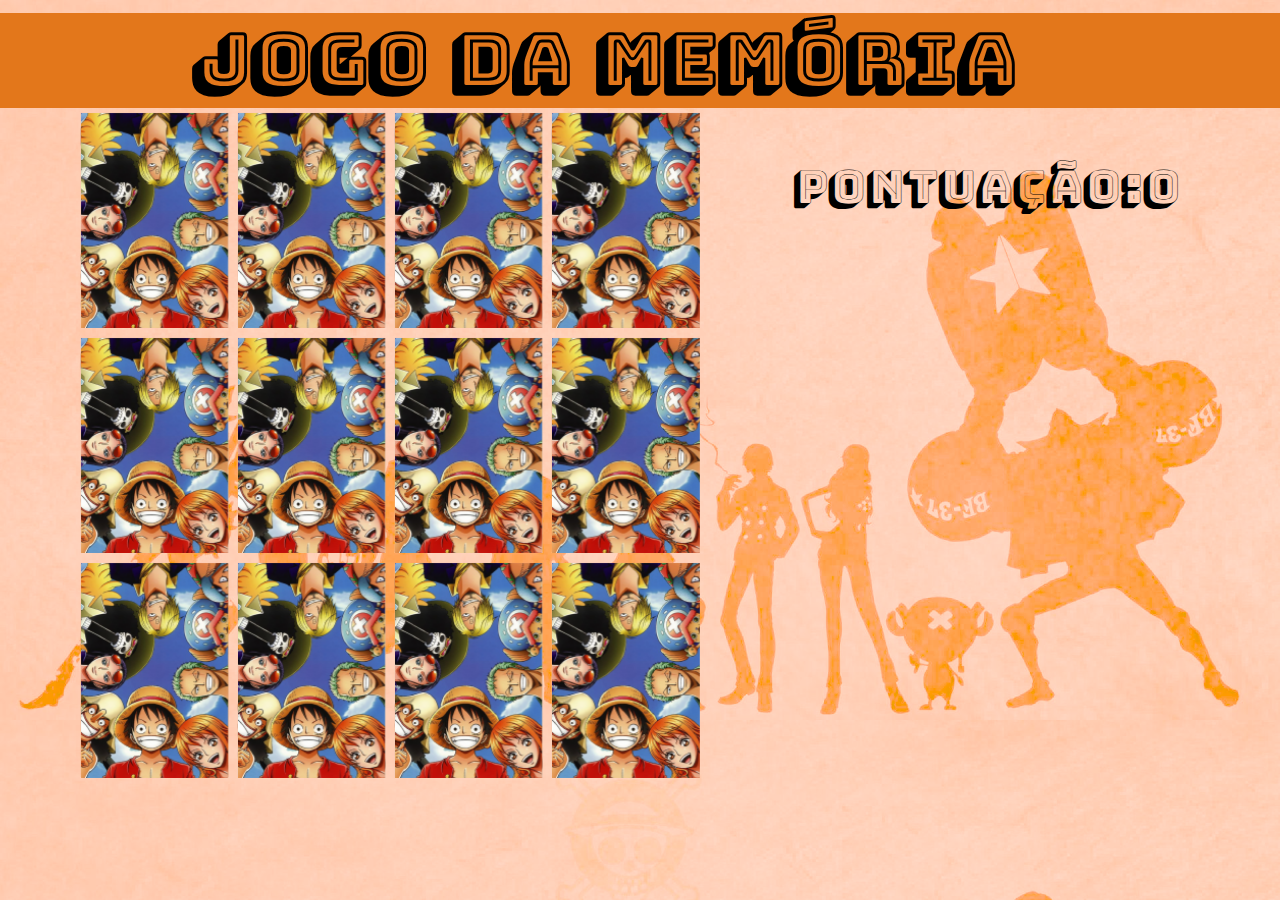
<file: ProjetoJogoMemoriaMain/onepiece/index.html>
<!DOCTYPE html>
<html lang="pt-br">
<head>
    <meta charset="UTF-8">
    <meta http-equiv="X-UA-Compatible" content="IE=edge">
    <meta name="viewport" content="width=device-width, initial-scale=1.0">
    <link rel="stylesheet" href="https://fonts.googleapis.com/css2?family=Bungee+Shade&display=swap" >
    <link rel="stylesheet" href="estilo.css">
    <link rel="preconnect" href="https://fonts.gstatic.com">
    <title>Jogo da Memória</title>
</head>
<body>
    <div class="grid-container">
        <div class="item1">
                <h1>Jogo da Memória</h1>
        </div>
        <div class="item2">
            <div id="tabuleiro"></div>
        </div>
        <div class="item4">
            Pontuação: <span id="contaPonto">0</span>
        </div>
        <div class="item3">
            
        </div>
    </div>

    <script src="game.js"></script>
</div>
</body>
</html>
</file>
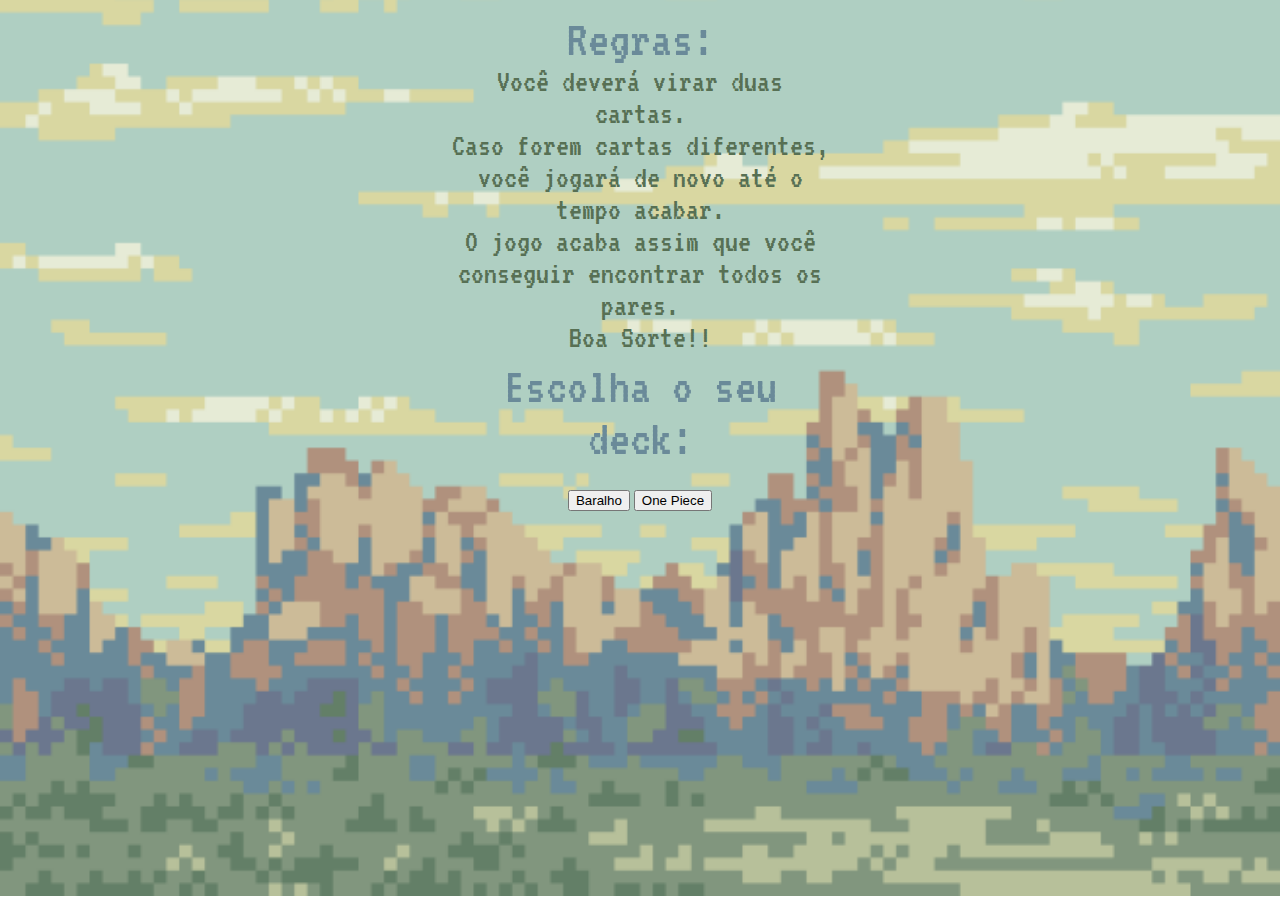
<file: ProjetoMemoriaTeste/index/index.html>
<!DOCTYPE html>
<html lang="pt-br">
<head>
    <meta charset="UTF-8">
    <meta http-equiv="X-UA-Compatible" content="IE=edge">
    <link rel="stylesheet" href="style-index.css">
    <link rel="stylesheet" href="reset.css">
    <link rel="preconnect" href="https://fonts.gstatic.com">
    <link href="https://fonts.googleapis.com/css2?family=VT323&display=swap" rel="stylesheet">  
    <meta name="viewport" content="width=device-width, initial-scale=1.0">
    <title>Jogo da Memória</title>
</head>
<body>

    <div class="regras-jogo">
        <h1>Regras:</h1>
        <p>Você deverá virar duas cartas.</p>
        <p>Caso forem cartas diferentes, você jogará de novo até o tempo acabar.</p>
        <p>O jogo acaba assim que você conseguir encontrar todos os pares.</p>
        <p>Boa Sorte!!</p>
        <h1>Escolha o seu deck:</h1>
    </div>
    
    <script>
        function startGame(gameType){
            

            if(gameType === "deck") {
                window.location.href="deckgame/deck.html";
            }else if (gameType === "onepiece") {
                window.location.href="onepiece/onepiece.html";
            } 
        } 
        
    </script>

    <div class="control-panel"> 
        <button onclick="startGame('deck')">Baralho</button>
        <button onclick="startGame('onepiece')">One Piece</button>
   </div>


</body>
</html>
</file>
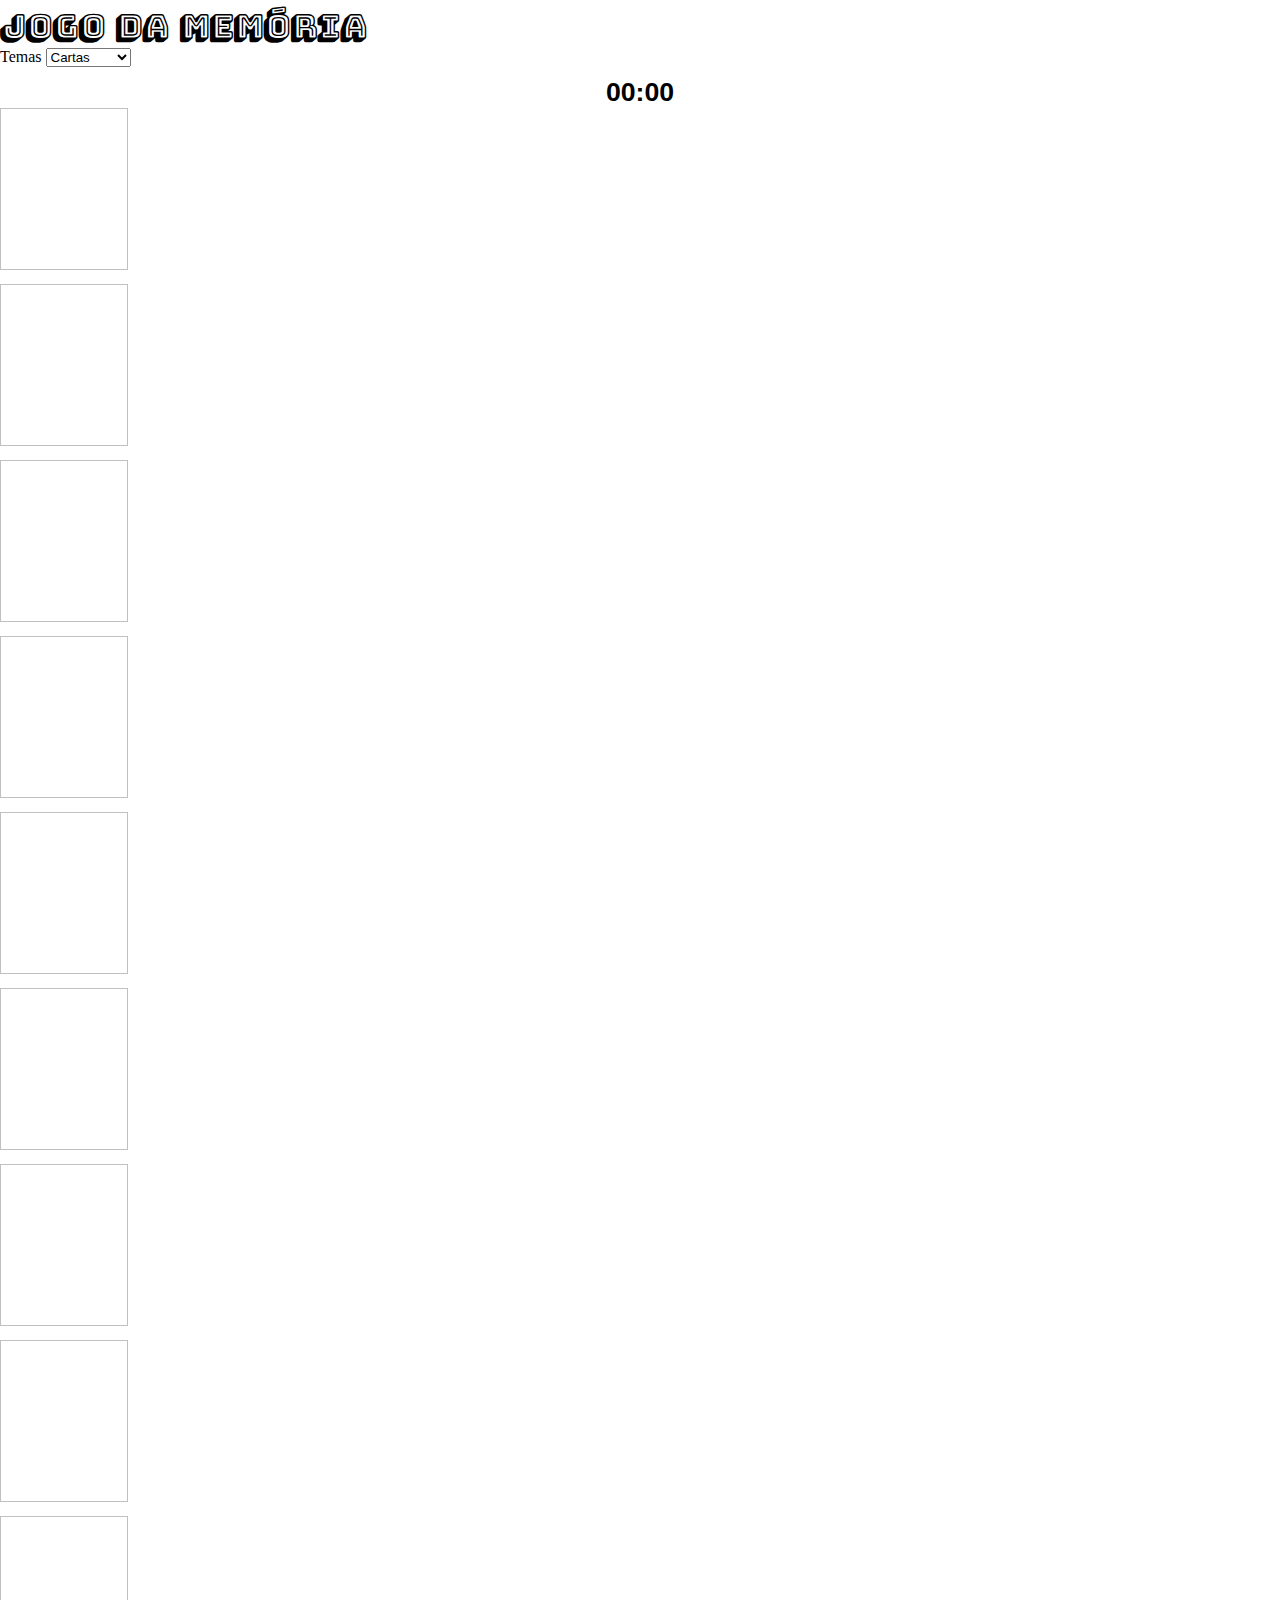
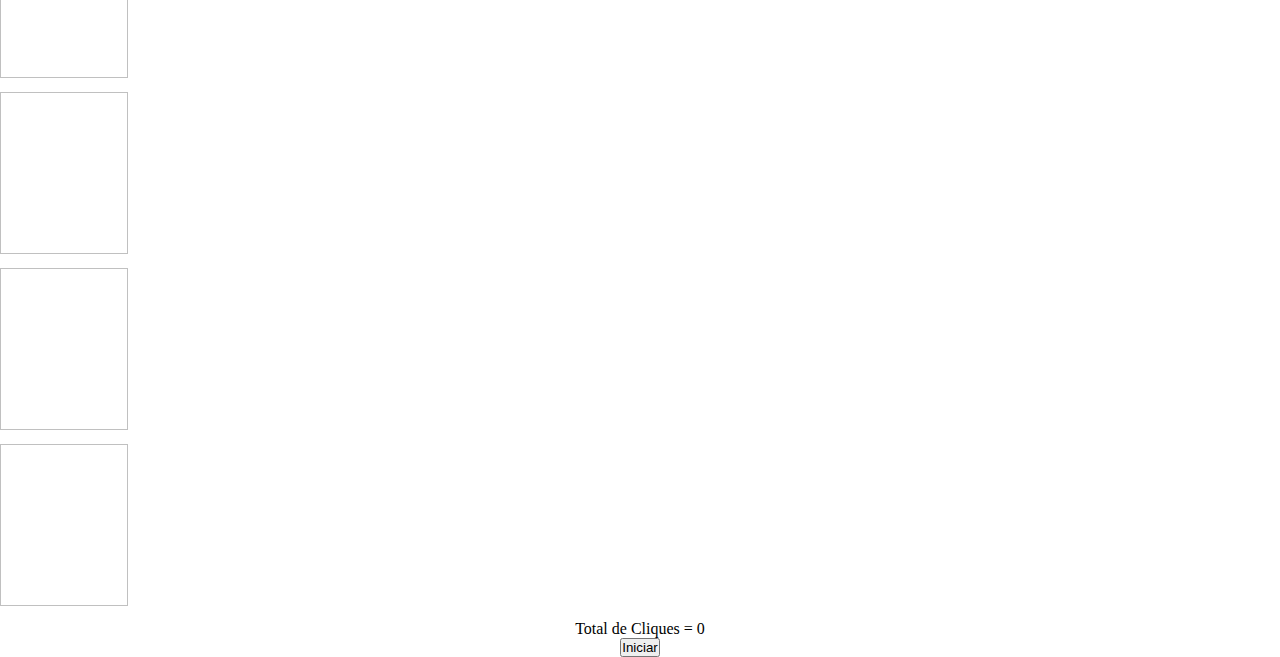
<file: JogoDaMemoria-json/memoria.html>
<!DOCTYPE html>
<html lang="pt-br">
<head>
    <meta charset="UTF-8">
    <meta name="viewport" content="width=device-width">
    <title>Jogo da Memória</title>
    <link rel="stylesheet"
          href="https://cdn.jsdelivr.net/npm/bootstrap@5.0.0-beta2/dist/css/bootstrap.min.css" 
           integrity="sha384-BmbxuPwQa2lc/FVzBcNJ7UAyJxM6wuqIj61tLrc4wSX0szH/Ev+nYRRuWlolflfl" 
           crossorigin="anonymous"
    
    />
    <link rel="stylesheet" href="https://fonts.googleapis.com/css2?family=Bungee+Shade&display=swap" >
    <link rel="preconnect" href="https://fonts.gstatic.com">
    <link rel="stylesheet" href="./memoria.css" />
    <script src="./memoria.js"></script>
</head>
<body>
    <div class="container">
        <h1>Jogo da Memória</h1>
            <div class="row">
                <div id="controle" class="col">
                    <label for="deck-themes">Temas</label>
                    <select id="deck-themes" onchange="alteraTema(this.value)">
                        <option value= 4>Cartas</option> 
                        <option value= 3>Coringa</option>
                        <option value= 1>Pokémon</option>
                        <option value= 2>One Piece</option>
                    </select>
                </div>
            </div>
        <div id="memoria">
            <div class="row">
                <div class="col">
                    <p id="timer">00:00</p>
                </div>
            </div>
            <div id="imagens">
                <div class="row">
                    <div class="col-3">
                        <img id="i0" />  
                    </div>
                    <div class="col-3">
                        <img id="i1" />  
                    </div>
                    <div class="col-3">
                        <img id="i2" />  
                    </div>
                    <div class="col-3">
                        <img id="i3" />  
                    </div>
                </div>
                <div class="row">
                    <div class="col-3">
                        <img id="i4" />  
                    </div>
                    <div class="col-3">
                        <img id="i5" />  
                    </div>
                    <div class="col-3">
                        <img id="i6" />  
                    </div>
                    <div class="col-3">
                        <img id="i7" />  
                    </div>
                </div>
                <div class="row">
                    <div class="col-3">
                        <img id="i8" />  
                    </div>
                    <div class="col-3">
                        <img id="i9" />  
                    </div>
                    <div class="col-3">
                        <img id="i10" />  
                    </div>
                    <div class="col-3">
                        <img id="i11" />  
                    </div>
                </div>
            </div>
            <div id="rodape" >
                <div class="row">
                    <div   class="col">
                      Total de Cliques = <span id="contagem">0</span>
                    </div>
                </div>
                <div class="row">
                    <div   class="col">
                         <button id="btInicio" type="button" class="btn btn-primary btn-lg">
                               Iniciar
                         </button>
                    </div>
                </div>
            </div>
        </div>
    </div>
    
</body>
</html>
</file>
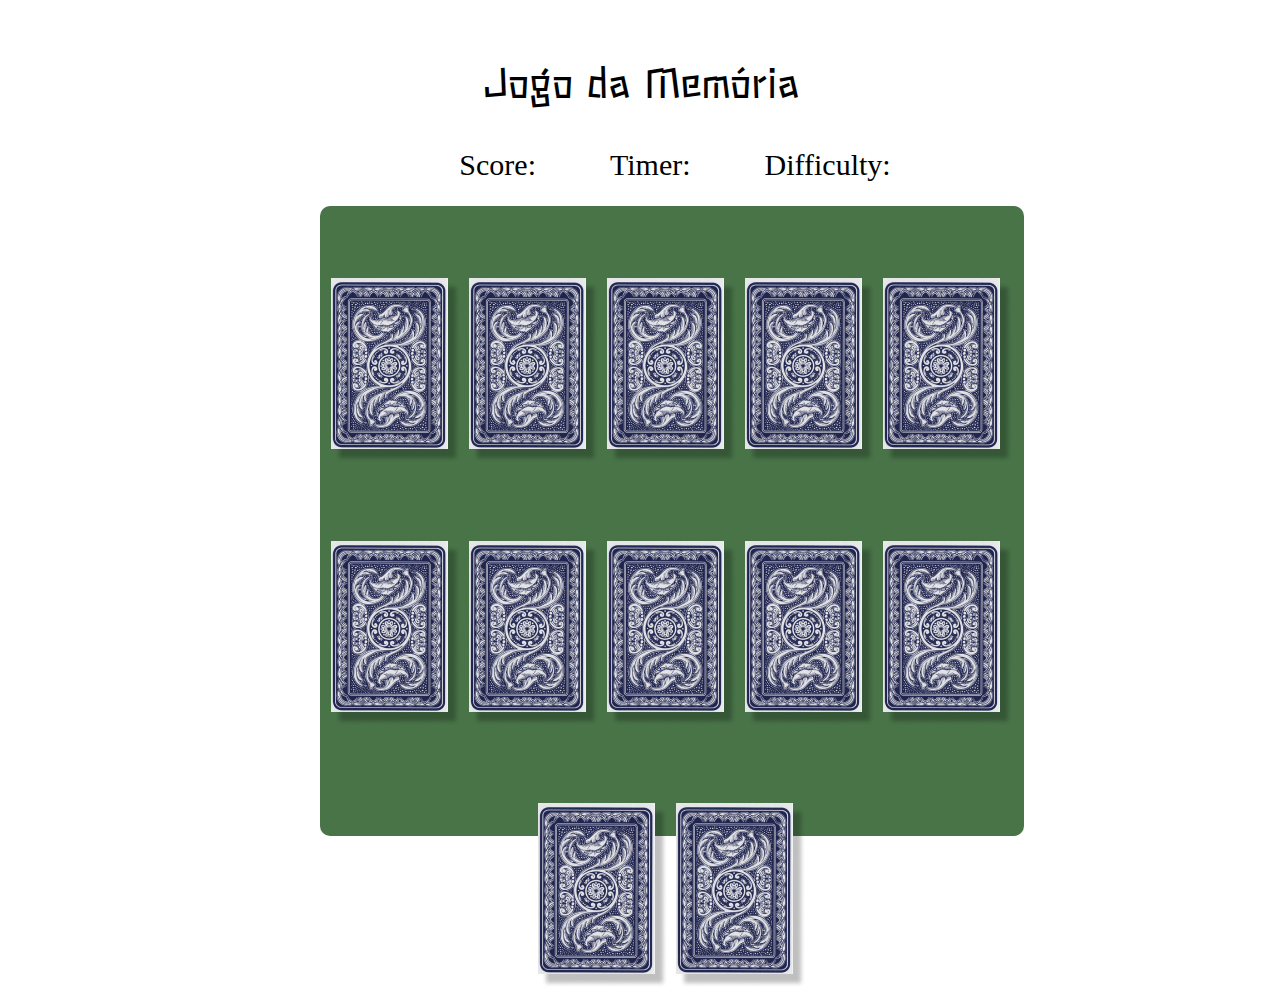
<file: ProjetoJogoMemoriaMain/deckgame/deck.html>
<!DOCTYPE html>
<html lang="pt-br">
<head>
    <meta charset="UTF-8">
    <meta name="viewport" content="width=device-width, initial-scale=1.0">
    <link rel="stylesheet" href="reset.css">
	<link rel="stylesheet" href="style.css">
    <title>Jogo da Memória</title>
    <link rel="preconnect" href="https://fonts.gstatic.com">
    <link href="https://fonts.googleapis.com/css2?family=Stick&display=swap" rel="stylesheet">

</head>
<body>
    <div class="titulo-principal">
        <h1>Jogo da Memória</h1>
    </div>

    <div class="score-timer">
        <h2>Score:</h2>
        <h2>Timer:</h2>
        <h2>Difficulty:</h2>
    </div>

    <div class="mesa-baralho">
        <img src="versoBaralho1.png">
        <img src="versoBaralho1.png">
        <img src="versoBaralho1.png">
        <img src="versoBaralho1.png">
        <img src="versoBaralho1.png">
        <img src="versoBaralho1.png">
        <img src="versoBaralho1.png">
        <img src="versoBaralho1.png">
        <img src="versoBaralho1.png">
        <img src="versoBaralho1.png">
        <img src="versoBaralho1.png">
        <img src="versoBaralho1.png"> 
    </div>
</body>
</html>
</file>
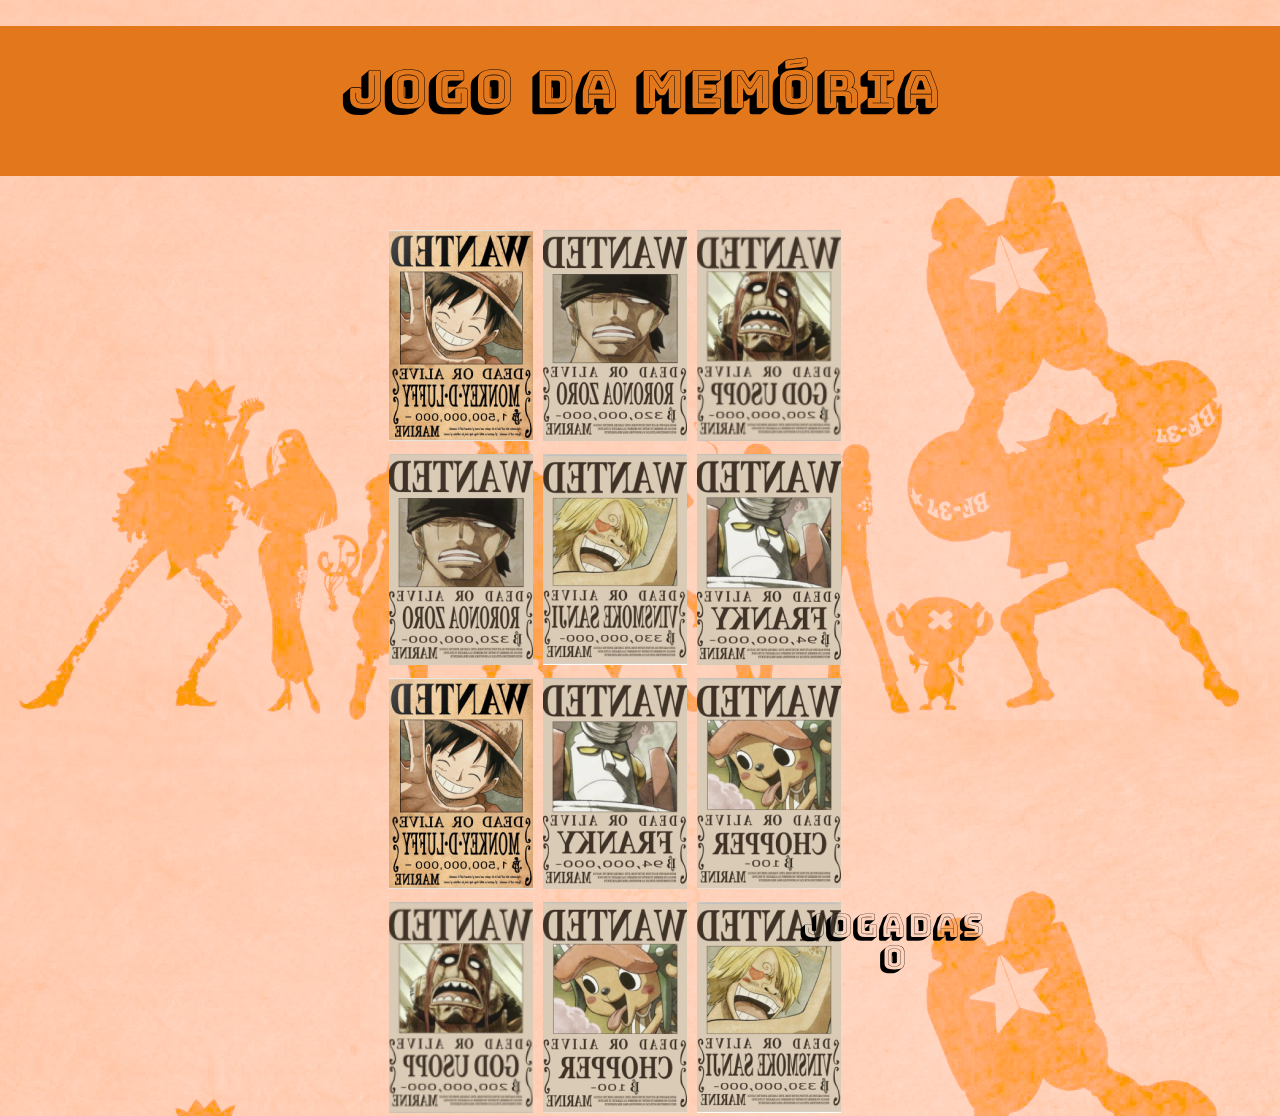
<file: ProjetoJogoMemoriaMain/onepiece/onepiece.html>
<!DOCTYPE html>
<html lang="pt-br">
<head>
    <meta charset="UTF-8">
    <meta http-equiv="X-UA-Compatible" content="IE=edge">
    <link rel="stylesheet" href="./css/style-OnePiece.css">
    <link rel="stylesheet" href="reset.css">
    <link rel="preconnect" href="https://fonts.gstatic.com">
    <link href="https://fonts.googleapis.com/css2?family=Bungee+Shade&display=swap" rel="stylesheet">
    <meta name="viewport" content="width=device-width, initial-scale=1.0">
    <title>Jogo One Piece</title>
</head>
<body>
    
    <div class="titulo-principal">
    <h1 >Jogo da Memória</h1>
    </div>
   

    <div id="tabuleiro">
        
    </div>
    <div class="plays">
        <h1> Jogadas </h1>
        <span class="badge"> 0 </span>
    </div>
    

<script src="./js/game.js"> </script>

</body>
</html>
</file>
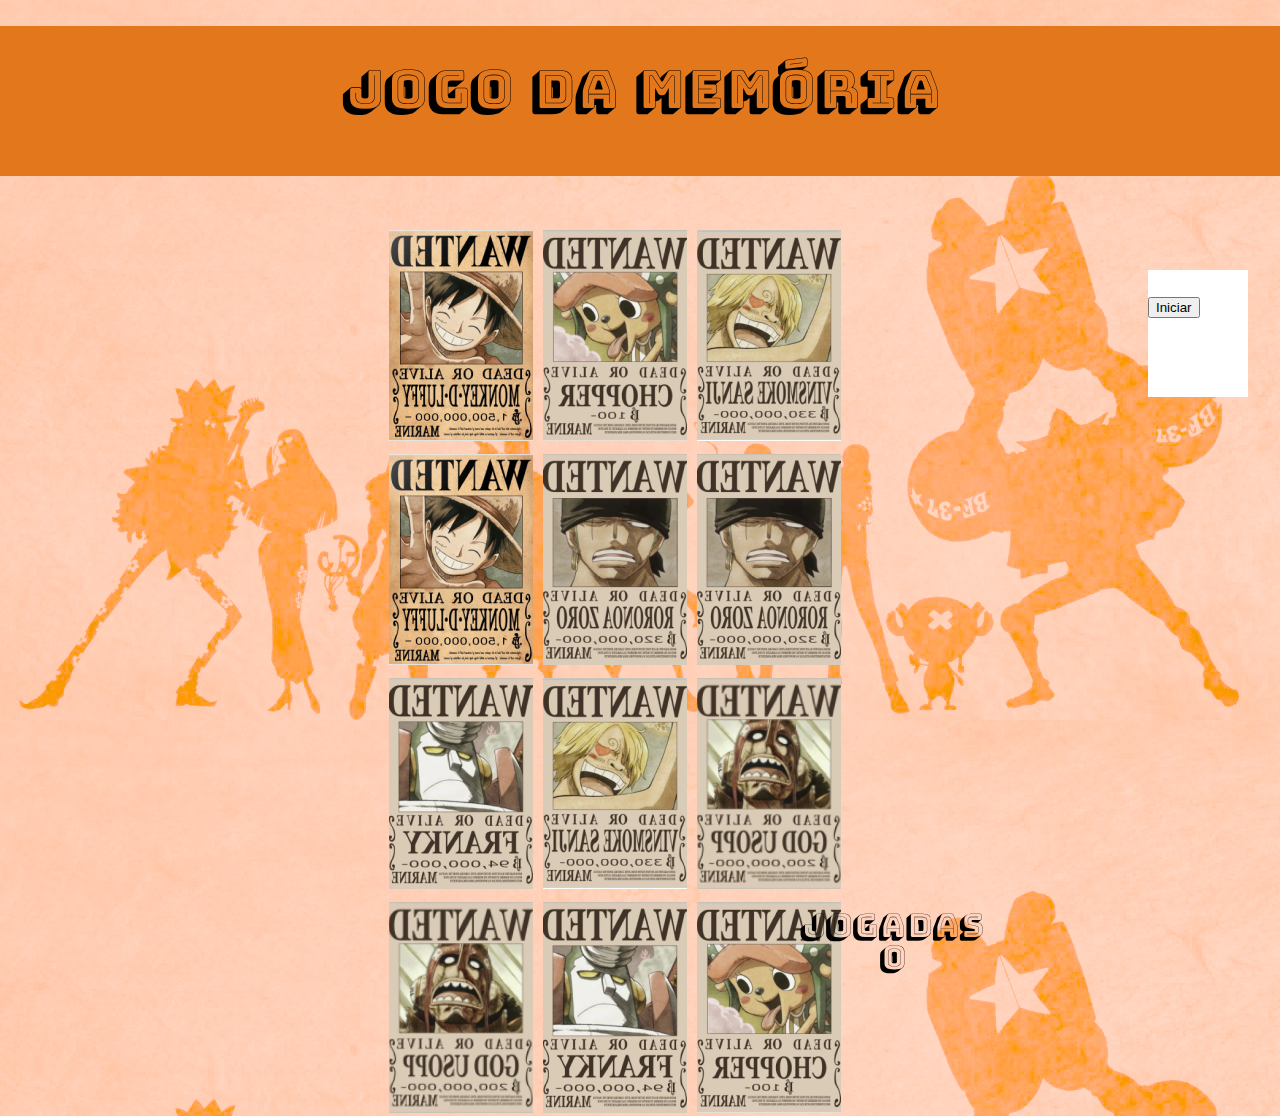
<file: ProjetoMemoriaTeste/index/onepiece/onepiece.html>
<!DOCTYPE html>
<html lang="pt-br">
<head>
    <meta charset="UTF-8">
    <meta http-equiv="X-UA-Compatible" content="IE=edge">
    <link rel="stylesheet" href="./css/style-OnePiece.css">
    <link rel="stylesheet" href="reset.css">
    <link rel="preconnect" href="https://fonts.gstatic.com">
    <link href="https://fonts.googleapis.com/css2?family=Bungee+Shade&display=swap" rel="stylesheet">
    <meta name="viewport" content="width=device-width, initial-scale=1.0">
    <title>Jogo One Piece</title>
</head>
<body>
    
    <div class="titulo-principal">
    <h1 >Jogo da Memória</h1>
    </div>
   
    <div id="timer">

    </div>

    
    <div id="score">

    </div>

    <div id="tabuleiro">
        
    </div>

    <div class="control-panel-onepiece"> 
        <button onclick="startTimer()">Iniciar</button>
        
   </div>
    <div class="plays">
    <h1> Jogadas </h1>
    <span class="badge"> 0 </span>
    </div>

    

<script src="./js/game.js"> </script>

</body>
</html>
</file>
<file: ProjetoJogoMemoriaMain/onepiece/estilo.css>
*{
    margin: 0px;
    padding: 0px;
}

body{
    height: 100vh;
    background-image: url("imgss/backgroundOnePiece.png");
}

.item1 { grid-area: header; }
.item2 { grid-area: main; }
.item4 { grid-area: menu; }
.item3 { grid-area: footer; }

.grid-container{

	display: grid;
    grid-template-areas: 'header header header header header'
                         'main main main menu menu' 
                         'footer footer footer footer footer ';	

}
.grid-container > .item1{
    display: flex;
    width: auto;
    background-color: #E3771B;
    text-align: center;
    margin-top: 1%;
    font-size: 4vh;
    font-family: 'Bungee Shade', cursive;
    
}

.grid-container > .item4{
    display: flex;
    width: auto;
    text-align: center;
    margin-top: 10%;
    font-size: 5vh;
    font-family: 'Bungee Shade', cursive;
    
}


.item1 > h1{
    margin-left: 15%;
}

.img-background {
    z-index: -1;
    position: relative;
}


#tabuleiro{
    width: 50vw;
    height: 75vh;
    margin: auto;
    display: flex;
    flex-wrap: wrap;
}
.memory-card{
    width: 23%; 
    position: relative;
    margin: 5px;
    transform-style: preserve-3d;
    transition: 0.4s;
    
}
.memory-card:active{
    transform: scale(0.97);
}
.memory-card.virar{
    transform: rotateY(180deg);
}

.frente-carta,
.fundo-carta{
    width: 100%;
    height: 100%;
    position: absolute;
}

.frente-carta{
    transform: rotateY(180deg);
}
</file>
<file: ProjetoMemoriaTeste/index/style-index.css>
body {
    background-image: url('background-index.png');
    background-position: center;
    background-repeat: no-repeat;
    background-size: cover;
    height: 100%;
    width: 100%;
    
   
}


.regras-jogo {
    font-family: 'VT323', monospace;
    margin: auto;
    text-align: center;
    margin-top: 1%;
    margin-left: 35%;
    height: 2%;
    width: 30%;
}

.regras-jogo h1 {
    font-size: 52px;
    color: #6A8A99;
    margin-top: 2%;
}


.regras-jogo p {
    font-size: 32px;
    color: #577054;
    
}

.control-panel {
    text-align: center;
    margin-top: 2%;
}
</file>
<file: JogoDaMemoria-json/memoria.css>
*{
    margin: 0%;
    padding: 0%;
}
h1{
    margin-top: 5px;
    font-family: 'Bungee Shade', cursive;
}

#timer{
    font-family: Arial, Helvetica, sans-serif;
    font-size: 20pt;
    font-weight: bold;
    text-align: center;
    
}

#controle{
    margin-bottom: 10px;
    max-width: 20rem;
}

#memoria img{
    position: relative;
    margin-bottom: 10px;
    width: 10vw;
    height: 18vh;
    transform-style: preserve-3d;
    transition: 0.4s;
    
}

#memoria img :active{
    transform: scale(0.97);
}

#memoria #rodape{
    text-align: center;
}
</file>
<file: ProjetoJogoMemoriaMain/deckgame/style.css>
.titulo-principal {
    font-family: 'Stick', sans-serif;
    text-align: center;
    font-size: 40px;
    margin-top: 60px;
}

.score-timer {
    text-align: center;
    margin-top: 50px;
  
}

h2 {
    display: inline; 
    font-size: 30px;
    padding-left: 50px;
    margin-left: 20px;     
}

.mesa-baralho {
    position: absolute;
    background-color: rgb(72, 116, 72);
    height: 70%;
    width: 55%;
    margin: 2% 0 0 25%;
    text-align: center;
    border-radius: 10px;
}

.mesa-baralho img {
    margin: 0.3%;
    padding-top: 10%;
}
</file>
<file: ProjetoJogoMemoriaMain/onepiece/css/style-OnePiece.css>
body {
    height: 100vh;
    display: flex;
    background-image: url('../imgs/backgroundOnePiece.png');
    
    
}

.titulo-principal {
    width: 100%;
    background-color: #E3771B;
    height: 150px;
    text-align: center;
    margin-top: 2%;
}

.titulo-principal h1 {
    margin-top: 3%;
    font-size: 52px;
    font-family: 'Bungee Shade', cursive;
}

#tabuleiro {
    width: 40%;
    height: 640px;
    display: flex;
    flex-wrap: wrap;
    left: 30%;
    top: 25%;
    position: absolute;
   
}

.memory-card {
    margin: 5px;
    position: relative;
    transform-style: preserve-3d;
    transition: 0.5s;
    
}

.memory-card:active {
    transform: scale(0.97);
}

.memory-card.virar{
    transform: rotateY(180deg);
}

.fundo-carta, .frente-carta {
    
    position: absolute;
    
}

.frente-carta {
    transform: rotateY(180deg);
}

.img-background {
    z-index: -1;
    position: relative;
    right: 0;
    bottom: 0;
}
.plays{
   position: absolute; 
   margin-top: 910px ;
   margin-left: 800px;
   text-align: center;
   font-size: 32px;
   font-family: 'Bungee Shade', cursive;
}
.badge{
    text-align: center;   
}
</file>
<file: ProjetoMemoriaTeste/index/onepiece/css/style-OnePiece.css>
body {
    height: 100vh;
    display: flex;
    background-image: url('../imgs/backgroundOnePiece.png');
    
    
}

.titulo-principal {
    width: 100%;
    background-color: #E3771B;
    height: 150px;
    text-align: center;
    margin-top: 2%;
}

.titulo-principal h1 {
    margin-top: 3%;
    font-size: 52px;
    font-family: 'Bungee Shade', cursive;
}

#tabuleiro {
    width: 40%;
    height: 640px;
    display: flex;
    flex-wrap: wrap;
    left: 30%;
    top: 25%;
    position: absolute;
   
}

.memory-card {
    margin: 5px;
    position: relative;
    transform-style: preserve-3d;
    transition: 0.5s;
    
}

.memory-card:active {
    transform: scale(0.97);
}

.memory-card.virar{
    transform: rotateY(180deg);
}

.fundo-carta, .frente-carta {
    
    position: absolute;
    
}

.frente-carta {
    transform: rotateY(180deg);
}

.img-background {
    z-index: -1;
    position: relative;
    right: 0;
    bottom: 0;
}

#timer {
    display: inline-block;
    width: 100px;
    height: 100px;
    background-color: white;
    position: absolute;
    top: 30%;
    right: 2rem;
    color: black;
}

.control-panel-onepiece {
    display: inline-block;
    width: 100px;
    height: 100px;
    background-color: white;
    position: absolute;
    top: 33%;
    right: 2rem;
    color: black;

}
.plays{
    position: absolute; 
    margin-top: 910px ;
    margin-left: 800px;
    text-align: center;
    font-size: 32px;
    font-family: 'Bungee Shade', cursive;
 }
 .badge{
     text-align: center;   
 }
</file>
